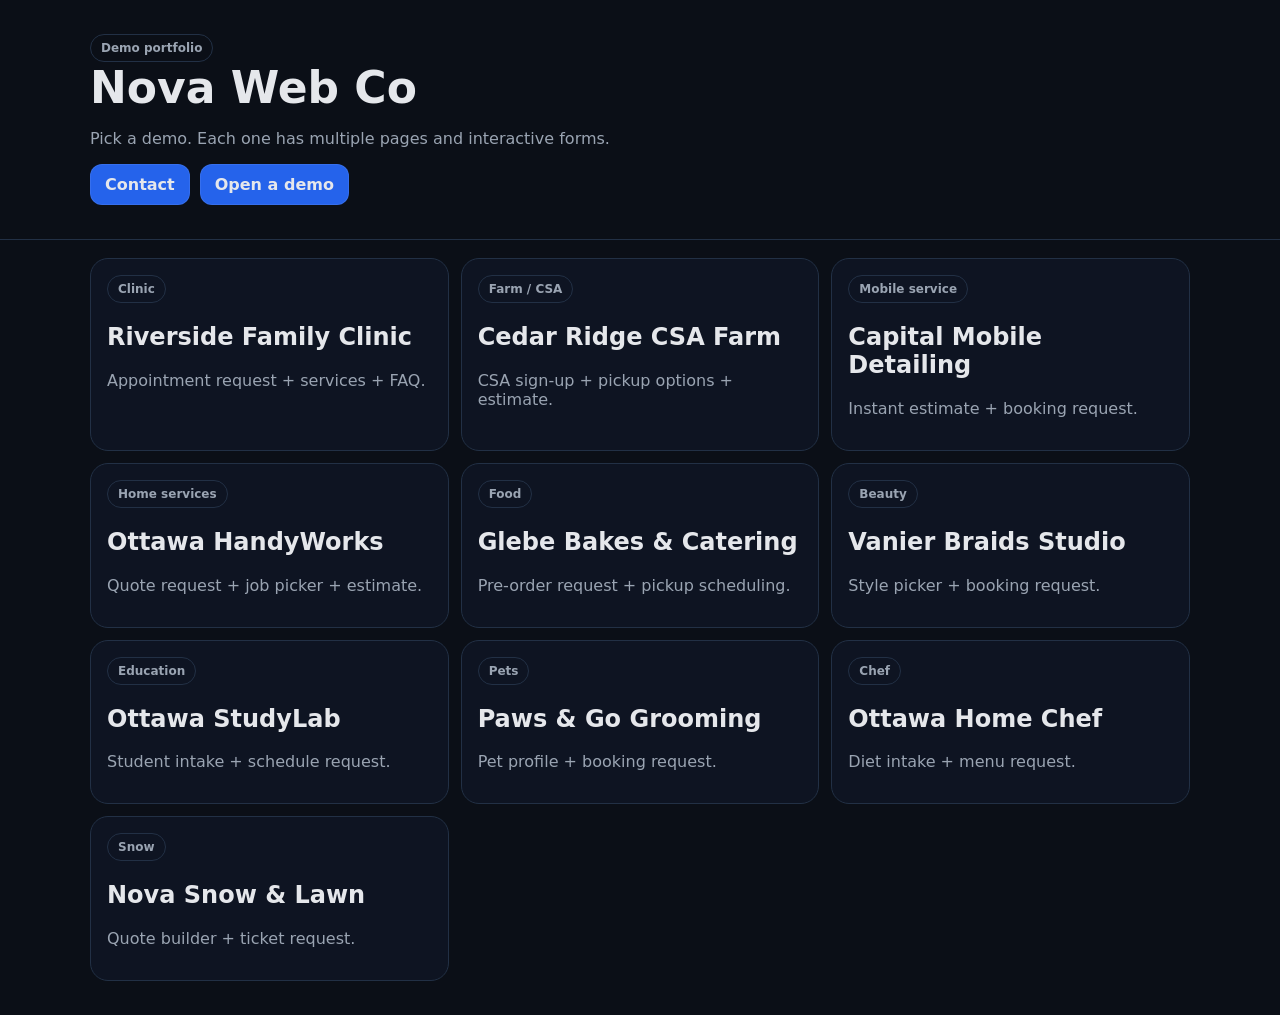
<file: index.html>
<!doctype html>
<html lang="en">
<head>
  <meta charset="UTF-8" />
  <meta name="viewport" content="width=device-width, initial-scale=1.0" />
  <title>Nova Web Co | Demo Portfolio</title>
  <style>
    :root{--bg:#0b0f17;--card:#111827;--line:#223045;--text:#e5e7eb;--muted:#9aa4b2;--acc:#2563eb}
    *{box-sizing:border-box}
    body{margin:0;font-family:system-ui,-apple-system,Segoe UI,Roboto,Arial;background:var(--bg);color:var(--text)}
    a{color:inherit;text-decoration:none}
    .wrap{width:min(1100px,calc(100% - 32px));margin:0 auto}
    .top{padding:34px 0;border-bottom:1px solid var(--line)}
    h1{margin:0 0 8px;font-size:clamp(28px,4vw,44px)}
    .muted{color:var(--muted)}
    .grid{display:grid;grid-template-columns:repeat(3,1fr);gap:12px;padding:18px 0 34px}
    @media(max-width:900px){.grid{grid-template-columns:1fr}}
    .card{border:1px solid var(--line);border-radius:18px;background:rgba(17,24,39,.7);padding:16px}
    .btn{display:inline-flex;justify-content:center;background:var(--acc);border:1px solid rgba(255,255,255,.08);padding:10px 14px;border-radius:12px;font-weight:900}
    .tag{display:inline-flex;border:1px solid var(--line);border-radius:999px;padding:6px 10px;color:var(--muted);font-weight:800;font-size:12px;width:max-content}
    .row{display:flex;gap:10px;flex-wrap:wrap;margin-top:12px}
  </style>
</head>
<body>
  <header class="top">
    <div class="wrap">
      <div class="tag">Demo portfolio</div>
      <h1>Nova Web Co</h1>
      <p class="muted">Pick a demo. Each one has multiple pages and interactive forms.</p>
      <div class="row">
        <a class="btn" href="mailto:youremail@gmail.com">Contact</a>
        <a class="btn" href="./sites/detailing/index.html">Open a demo</a>
      </div>
    </div>
  </header>

  <main class="wrap">
    <section class="grid">
      <a class="card" href="./sites/clinic/index.html">
        <div class="tag">Clinic</div>
        <h2>Riverside Family Clinic</h2>
        <p class="muted">Appointment request + services + FAQ.</p>
      </a>

      <a class="card" href="./sites/farm/index.html">
        <div class="tag">Farm / CSA</div>
        <h2>Cedar Ridge CSA Farm</h2>
        <p class="muted">CSA sign-up + pickup options + estimate.</p>
      </a>

      <a class="card" href="./sites/detailing/index.html">
        <div class="tag">Mobile service</div>
        <h2>Capital Mobile Detailing</h2>
        <p class="muted">Instant estimate + booking request.</p>
      </a>

      <a class="card" href="./sites/handyman/index.html">
        <div class="tag">Home services</div>
        <h2>Ottawa HandyWorks</h2>
        <p class="muted">Quote request + job picker + estimate.</p>
      </a>

      <a class="card" href="./sites/bakery/index.html">
        <div class="tag">Food</div>
        <h2>Glebe Bakes & Catering</h2>
        <p class="muted">Pre-order request + pickup scheduling.</p>
      </a>

      <a class="card" href="./sites/braids/index.html">
        <div class="tag">Beauty</div>
        <h2>Vanier Braids Studio</h2>
        <p class="muted">Style picker + booking request.</p>
      </a>

      <a class="card" href="./sites/tutor/index.html">
        <div class="tag">Education</div>
        <h2>Ottawa StudyLab</h2>
        <p class="muted">Student intake + schedule request.</p>
      </a>

      <a class="card" href="./sites/petgroom/index.html">
        <div class="tag">Pets</div>
        <h2>Paws & Go Grooming</h2>
        <p class="muted">Pet profile + booking request.</p>
      </a>

      <a class="card" href="./sites/chef/index.html">
        <div class="tag">Chef</div>
        <h2>Ottawa Home Chef</h2>
        <p class="muted">Diet intake + menu request.</p>
      </a>

      <a class="card" href="./sites/snow/index.html">
        <div class="tag">Snow</div>
        <h2>Nova Snow & Lawn</h2>
        <p class="muted">Quote builder + ticket request.</p>
      </a>
    </section>
  </main>
</body>
</html>
</file>
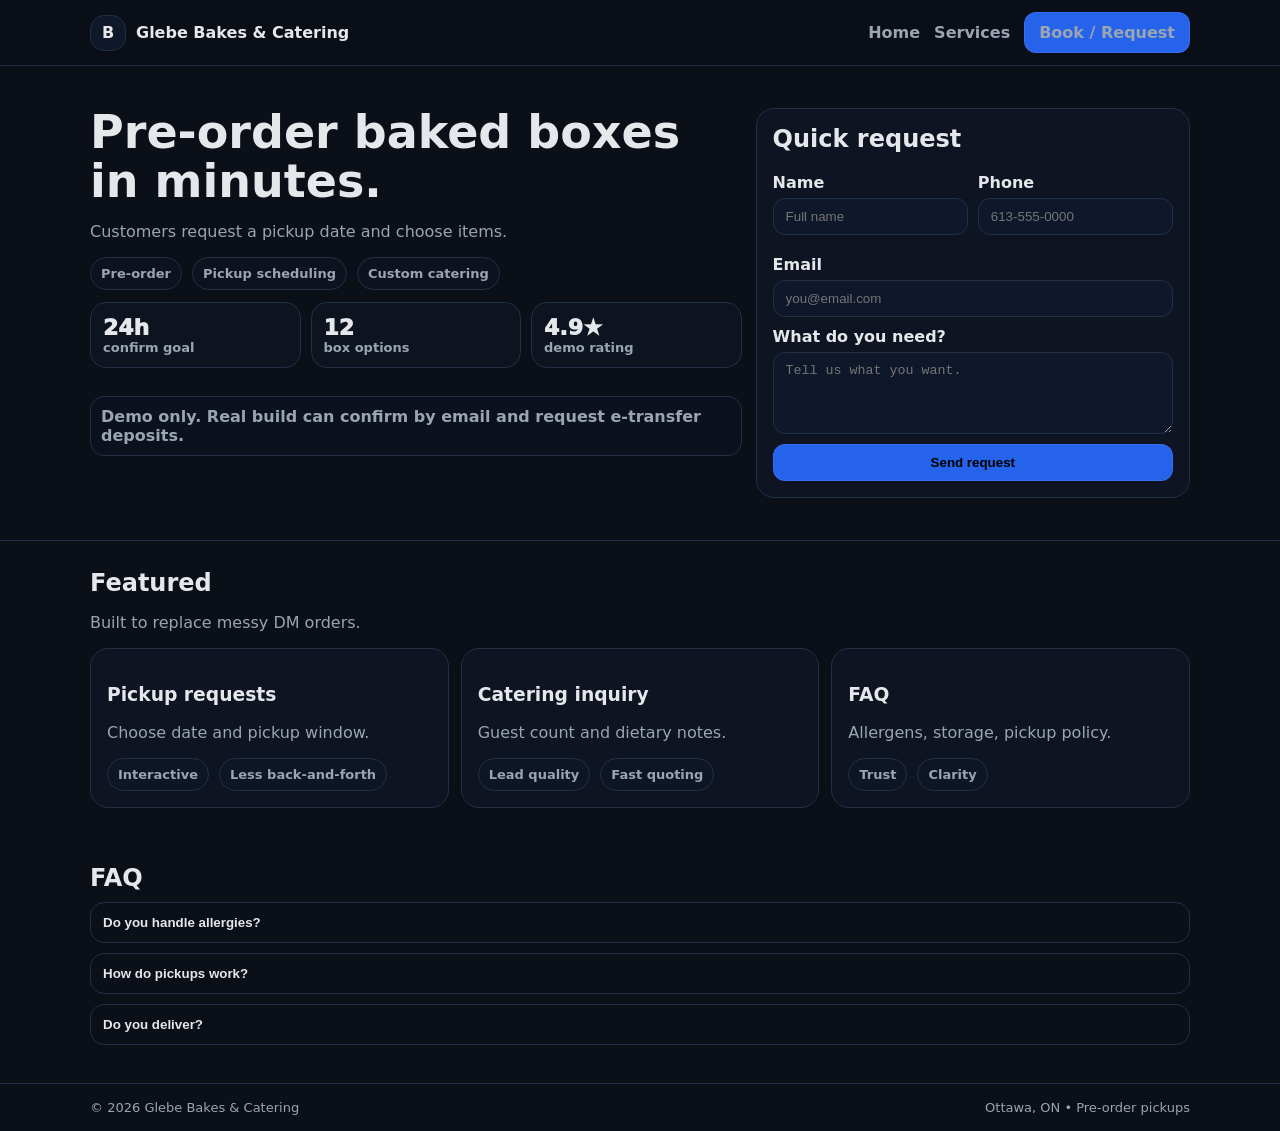
<file: sites/bakery/index.html>
<!doctype html>
<html lang="en">
<head>
  <meta charset="UTF-8" />
  <meta name="viewport" content="width=device-width, initial-scale=1.0" />
  <title>Demo</title>
  <link rel="stylesheet" href="./style.css" />
</head>
<body>
<header class="nav">
  <div class="wrap nav-inner">
    <a class="brand" href="./index.html"><span class="logo" id="logo">N</span><span id="brandName">Brand</span></a>
    <nav class="links">
      <a href="./index.html">Home</a>
      <a href="./services.html">Services</a>
      <a href="./book.html" class="btn">Book / Request</a>
    </nav>
  </div>
</header>

<main>
  <section class="hero">
    <div class="wrap hero-inner">
      <div>
        <h1 id="heroTitle">Title</h1>
        <p class="muted" id="heroSubtitle">Subtitle</p>
        <div class="badges" id="badges"></div>

        <div class="kpi" id="kpis"></div>

        <div class="section">
          <div class="notice" id="notice"></div>
        </div>
      </div>

      <div class="card">
        <h2>Quick request</h2>
        <form id="quickForm">
          <div class="row">
            <label>Name<input name="name" required placeholder="Full name"></label>
            <label>Phone<input name="phone" required placeholder="613-555-0000"></label>
          </div>
          <label>Email<input type="email" name="email" required placeholder="you@email.com"></label>
          <label>What do you need?<textarea name="need" required rows="4" placeholder="Tell us what you want."></textarea></label>
          <button class="btn full" type="submit">Send request</button>
          <p class="small muted" id="quickFormMsg" hidden></p>
        </form>
      </div>
    </div>
  </section>

  <section class="section">
    <div class="wrap">
      <h2>Featured</h2>
      <p class="muted" id="featuredCopy"></p>
      <div class="grid" id="cards"></div>
    </div>
  </section>

  <section class="section">
    <div class="wrap">
      <h2>FAQ</h2>
      <div class="faq" id="faq"></div>
    </div>
  </section>
</main>

<footer class="footer">
  <div class="wrap footer-inner">
    <div class="small muted">© <span id="year"></span> <span id="brandName2">Brand</span></div>
    <div class="small muted" id="footerLine">Ottawa, ON</div>
  </div>
</footer>

<script type="module">
  import { loadSite, setText, setHTML, renderFAQ, hookFAQ, saveLead, hookForm } from "./app.js";

  const site = await loadSite();
  document.title = site.meta.title;

  setText("logo", site.meta.logo);
  setText("brandName", site.meta.name);
  setText("brandName2", site.meta.name);
  setText("heroTitle", site.home.heroTitle);
  setText("heroSubtitle", site.home.heroSubtitle);
  setText("featuredCopy", site.home.featuredCopy);
  setText("footerLine", site.meta.footerLine);
  setText("notice", site.home.notice);
  setText("year", new Date().getFullYear());

  setHTML("badges", site.home.badges.map(b=>`<div class="badge">${b}</div>`).join(""));
  setHTML("kpis", site.home.kpis.map(k=>`
    <div class="box"><div class="num">${k.num}</div><div class="lab">${k.lab}</div></div>
  `).join(""));

  setHTML("cards", site.home.cards.map(c=>`
    <div class="card">
      <h3>${c.title}</h3>
      <p class="muted">${c.desc}</p>
      <div class="badges">${c.tags.map(t=>`<div class="badge">${t}</div>`).join("")}</div>
    </div>
  `).join(""));

  setHTML("faq", renderFAQ(site.faq));
  hookFAQ();

  hookForm("quickForm", (data)=>{
    saveLead({ site: site.meta.name, type: "quick", data });
  });
</script>
</body>
</html>
</file>
<file: sites/bakery/style.css>
:root{
  --bg:#0b0f17; --card:#111827; --line:#223045;
  --text:#e5e7eb; --muted:#9aa4b2; --acc:#2563eb;
}
*{box-sizing:border-box}
html,body{margin:0;font-family:system-ui,-apple-system,Segoe UI,Roboto,Arial;background:var(--bg);color:var(--text)}
a{color:inherit;text-decoration:none}
.wrap{width:min(1100px,calc(100% - 32px));margin:0 auto}
.muted{color:var(--muted)}
.small{font-size:13px}

.nav{position:sticky;top:0;background:rgba(11,15,23,.88);backdrop-filter:blur(10px);border-bottom:1px solid var(--line);z-index:10}
.nav-inner{display:flex;align-items:center;justify-content:space-between;padding:12px 0;gap:10px}
.brand{display:flex;align-items:center;gap:10px;font-weight:900}
.logo{width:36px;height:36px;border-radius:14px;display:grid;place-items:center;border:1px solid var(--line);background:#0f172a}
.links{display:flex;gap:14px;align-items:center;flex-wrap:wrap}
.links a{color:var(--muted);font-weight:700}
.links a:hover{color:var(--text)}
.btn{background:var(--acc);border:1px solid rgba(255,255,255,.08);padding:10px 14px;border-radius:12px;font-weight:900;display:inline-flex;justify-content:center}
.btn.ghost{background:transparent;border:1px solid var(--line)}
.btn.full{width:100%}

.hero{border-bottom:1px solid var(--line)}
.hero-inner{padding:42px 0;display:grid;grid-template-columns:1.2fr .8fr;gap:14px}
@media(max-width:900px){.hero-inner{grid-template-columns:1fr}}
h1{margin:0 0 10px;font-size:clamp(28px,4vw,46px);line-height:1.06}
h2{margin:0 0 10px}
.card{background:rgba(17,24,39,.7);border:1px solid var(--line);border-radius:18px;padding:16px}
.grid{display:grid;grid-template-columns:repeat(3,1fr);gap:12px}
@media(max-width:900px){.grid{grid-template-columns:1fr}}
.section{padding:28px 0}
.badges{display:flex;gap:10px;flex-wrap:wrap;margin-top:12px}
.badge{border:1px solid var(--line);background:rgba(15,23,42,.4);padding:8px 10px;border-radius:999px;color:var(--muted);font-weight:800;font-size:13px}

label{display:grid;gap:6px;margin:10px 0;font-weight:800}
input,select,textarea{
  padding:10px 12px;border-radius:12px;border:1px solid var(--line);
  background:#0f172a;color:var(--text);outline:none
}
.row{display:grid;grid-template-columns:1fr 1fr;gap:10px}
@media(max-width:700px){.row{grid-template-columns:1fr}}
.hr{height:1px;background:var(--line);margin:14px 0}

.kpi{display:grid;grid-template-columns:repeat(3,1fr);gap:10px;margin-top:12px}
@media(max-width:520px){.kpi{grid-template-columns:1fr}}
.kpi .box{border:1px solid var(--line);border-radius:16px;padding:12px;background:rgba(16,24,39,.6)}
.kpi .num{font-size:22px;font-weight:950}
.kpi .lab{color:var(--muted);font-weight:800;font-size:13px}

.faq button{
  width:100%;text-align:left;background:transparent;border:1px solid var(--line);
  color:var(--text);padding:12px;border-radius:14px;font-weight:900;cursor:pointer
}
.faq .ans{display:none;color:var(--muted);padding:10px 2px 0}
.faq .item{margin:10px 0}

.footer{border-top:1px solid var(--line);padding:16px 0}
.footer-inner{display:flex;justify-content:space-between;gap:10px;flex-wrap:wrap}
.notice{border:1px solid var(--line);border-radius:14px;padding:10px;background:rgba(15,23,42,.35);color:var(--muted);font-weight:700}
.ok{color:#86efac;font-weight:900}
.err{color:#fca5a5;font-weight:900}
</file>
